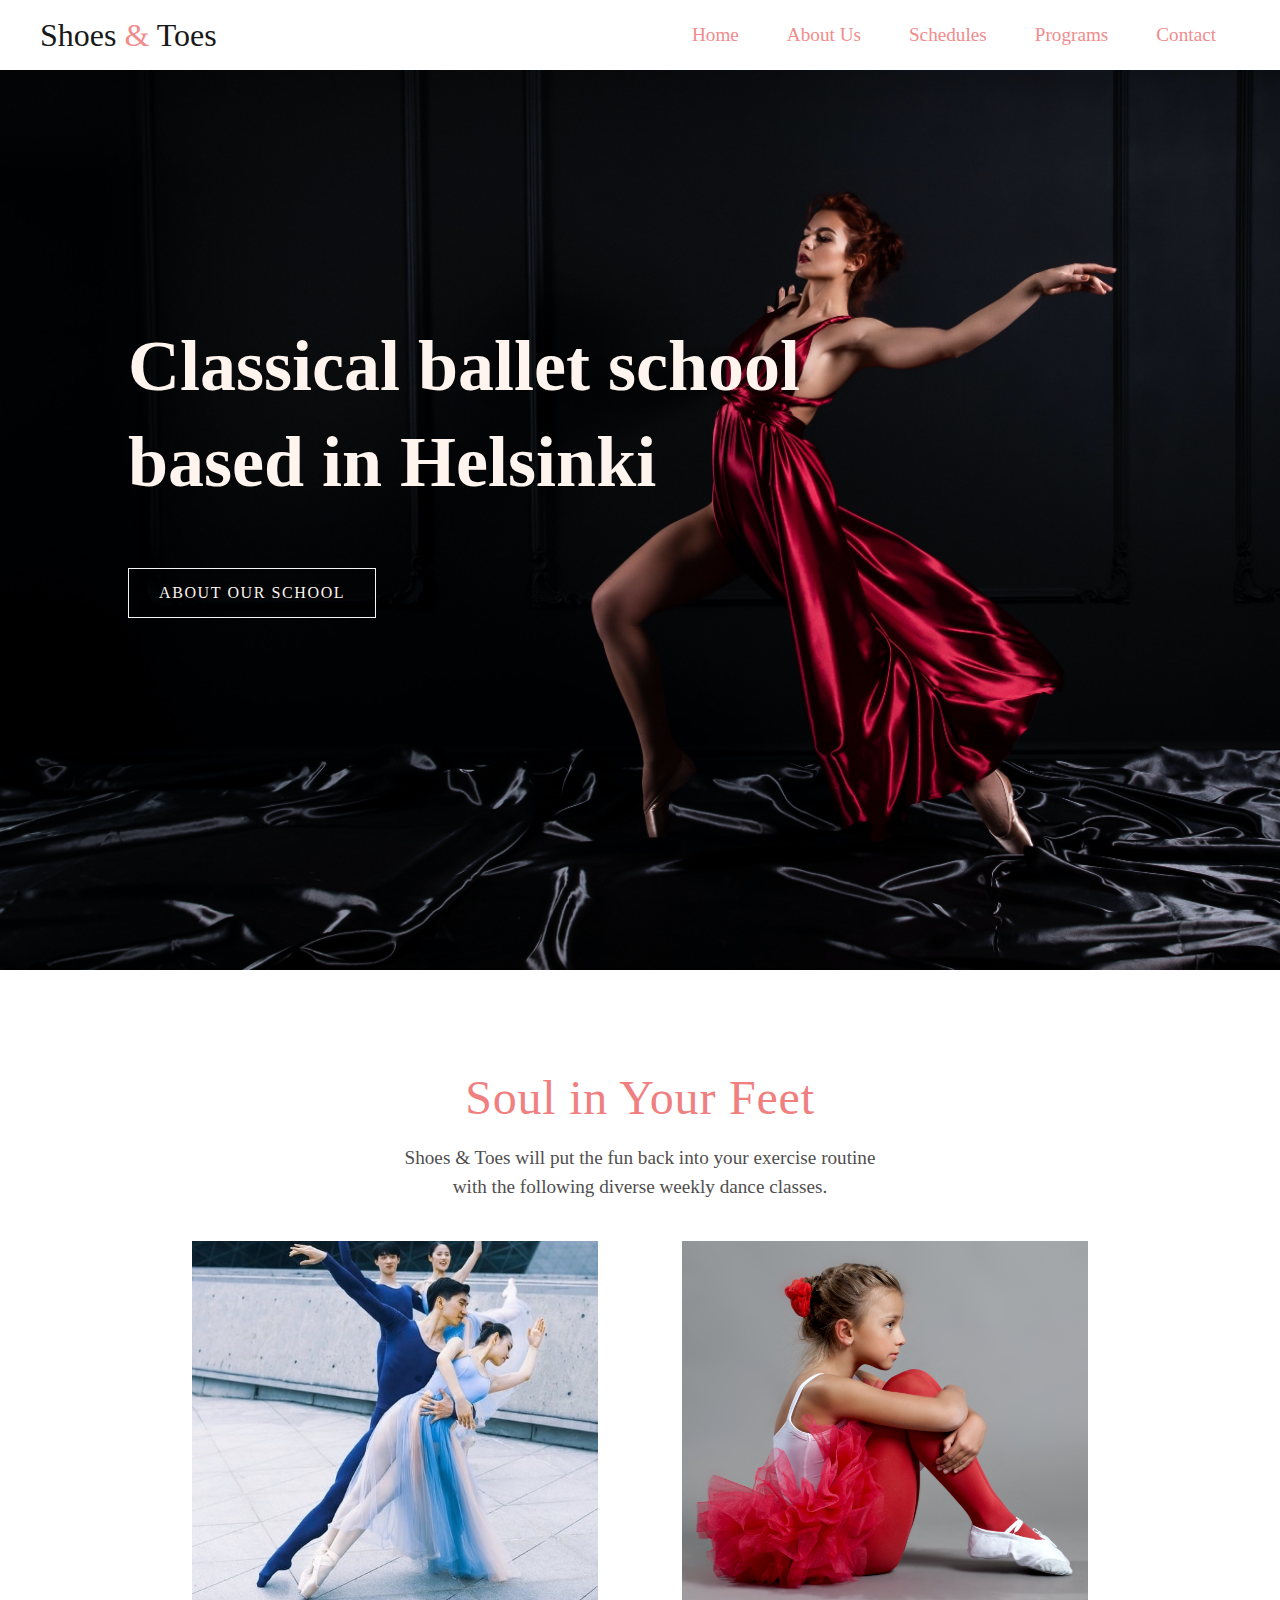
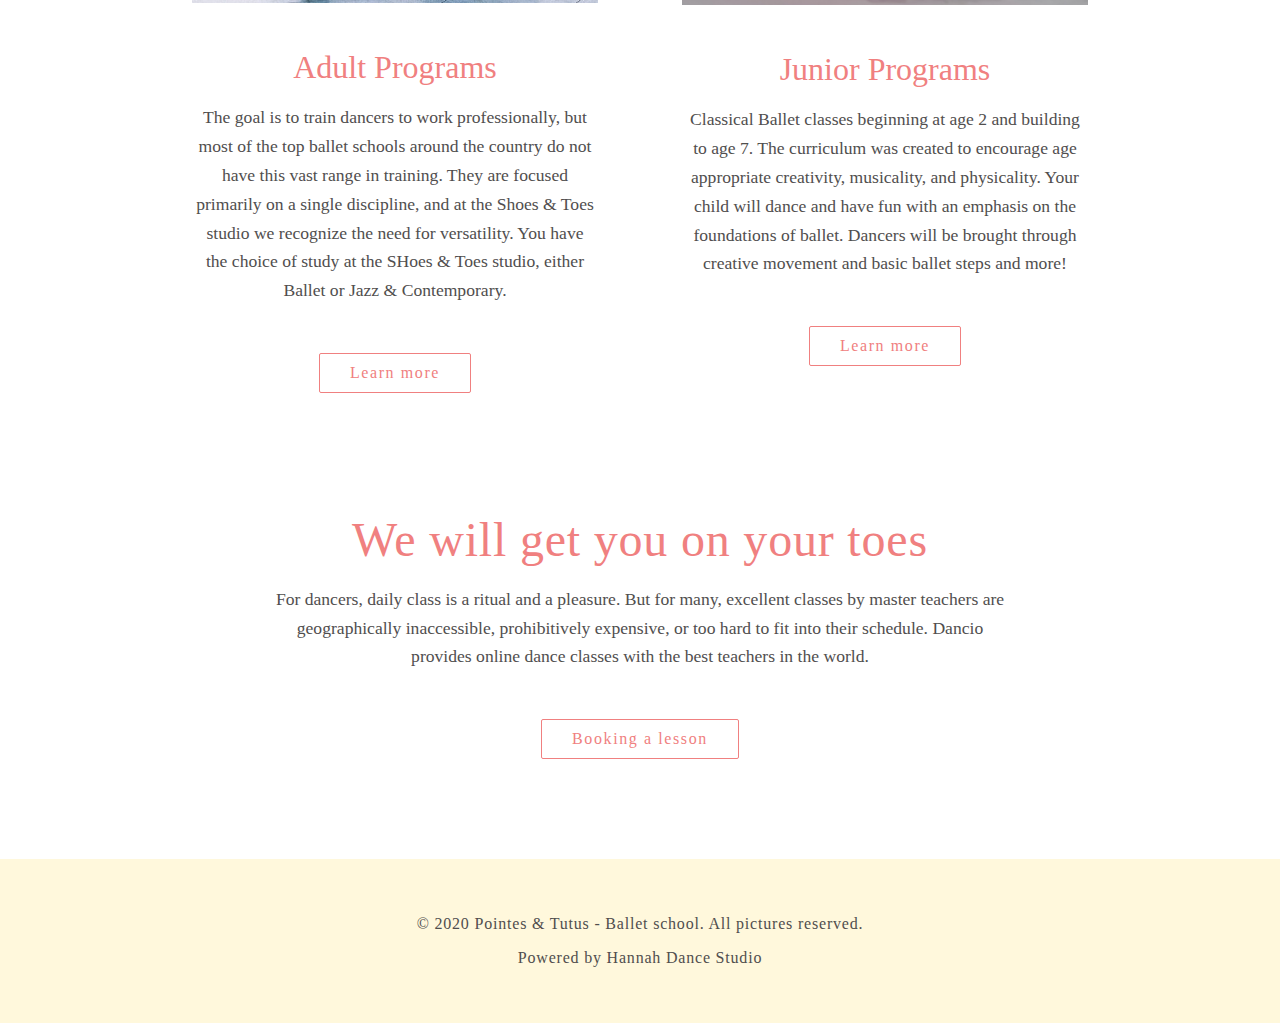
<file: index.html>
<!DOCTYPE html>
<html lang="en">
<head>
    <meta charset="UTF-8">
    <meta http-equiv="X-UA-Compatible" content="IE=edge">
    <meta name="viewport" content="width=device-width, initial-scale=1.0">
    <link href="style.css" type="text/css" rel="stylesheet">
    <script src="script.js" defer></script>
    <title>Dance Studio</title>
</head>
<body>
    <!--Hero section-->
    <div class="container">
        <nav class="navbar">
            <div class="brand-title">Shoes <span>&</span> Toes</div>
            <a href="index.html" class = "toggle-button">
                <span class="bar"></span>
                <span class="bar"></span>
                <span class="bar"></span>
            </a>
            <div class="navbar-link">
                <ul>
                    <li><a href="index.html">Home</a></li>
                    <li><a href="index_3.html">About Us</a></li>
                    <li><a href="index_4.html">Schedules</a></li>
                    <li><a href="index_2.html">Programs</a></li>
                    <li><a href="index_5.html">Contact</a></li>
                </ul>
            </div>
        </nav>
        <header class="header">
            <div class="img-wrapper">
                <img src="https://hapham-haagahelia.github.io/shoestoes/web-image/hero_1.jpg" alt ="class1"/>
            </div>
            <div class="banner">
                <h1>Classical ballet school based in Helsinki</h1>
                <a href="index_3.html" class="cta">About our school</a>
            </div>
        </header>
    </div>
    <!-- End hero section-->
    <!--Features-->
    <section id="featured">
        <div class="feature-top">
            <h2 class="feature-title"> Soul in Your Feet</h2>
            <p>Shoes & Toes  will put the fun back into your exercise routine 
                with the following diverse weekly dance classes. 
            </p>
        </div>
        <ul>
            <li>
                <img src="https://hapham-haagahelia.github.io/shoestoes/web-image/lesson-1.jpg" alt = "lesson-1">
                <h3>Adult Programs</h3>
                <p>The goal is to train dancers to work professionally, but most of the top ballet schools around the country do not have this vast range in training. They are focused primarily on a single discipline, and at the Shoes & Toes studio we recognize the need for versatility. You have the choice of study at the SHoes & Toes studio, either Ballet or Jazz & Contemporary. 
                </p>
                <a href="index_4.html"  class="cta">Learn more</a>
            </li>
            <li>
                <img src="https://hapham-haagahelia.github.io/shoestoes/web-image/lesson-2.jpg" alt="lesson-2">
                <h3>Junior Programs</h3>
                <p>Classical Ballet classes beginning at age 2 and building to age 7. The curriculum was created to encourage age appropriate creativity, musicality, and physicality. Your child will dance and have fun with an emphasis on the foundations of ballet. Dancers will be brought through creative movement and basic ballet steps and more!</p>
                <a href="index_4.html"  class="cta">Learn more</a>
            </li>
        </ul>
    </section>
    <!--End Features-->
    <!--Booking section-->
    <section id ="booking">
        <div class="booking-top">
            <h2 class="booking-title">We will get you on your toes</h2>
            <p>For dancers, daily class is a ritual and a pleasure. But for many, excellent classes by master teachers are geographically inaccessible, prohibitively expensive, or too hard to fit into their schedule. Dancio provides online dance classes with the best teachers in the world.</p>
            <a href="index_5.html" class="cta">Booking a lesson</a>
        </div>
        
    </section>
    <!--End booking section-->
    <!--Footer-->
    <footer>
        <div class="footer">
            <p>© 2020 Pointes & Tutus - Ballet school. All pictures reserved.</p>
            <p>Powered by Hannah Dance Studio</p>
            
        </div>
    </footer>
    <!--End Footer-->
</body>
</html>
</file>
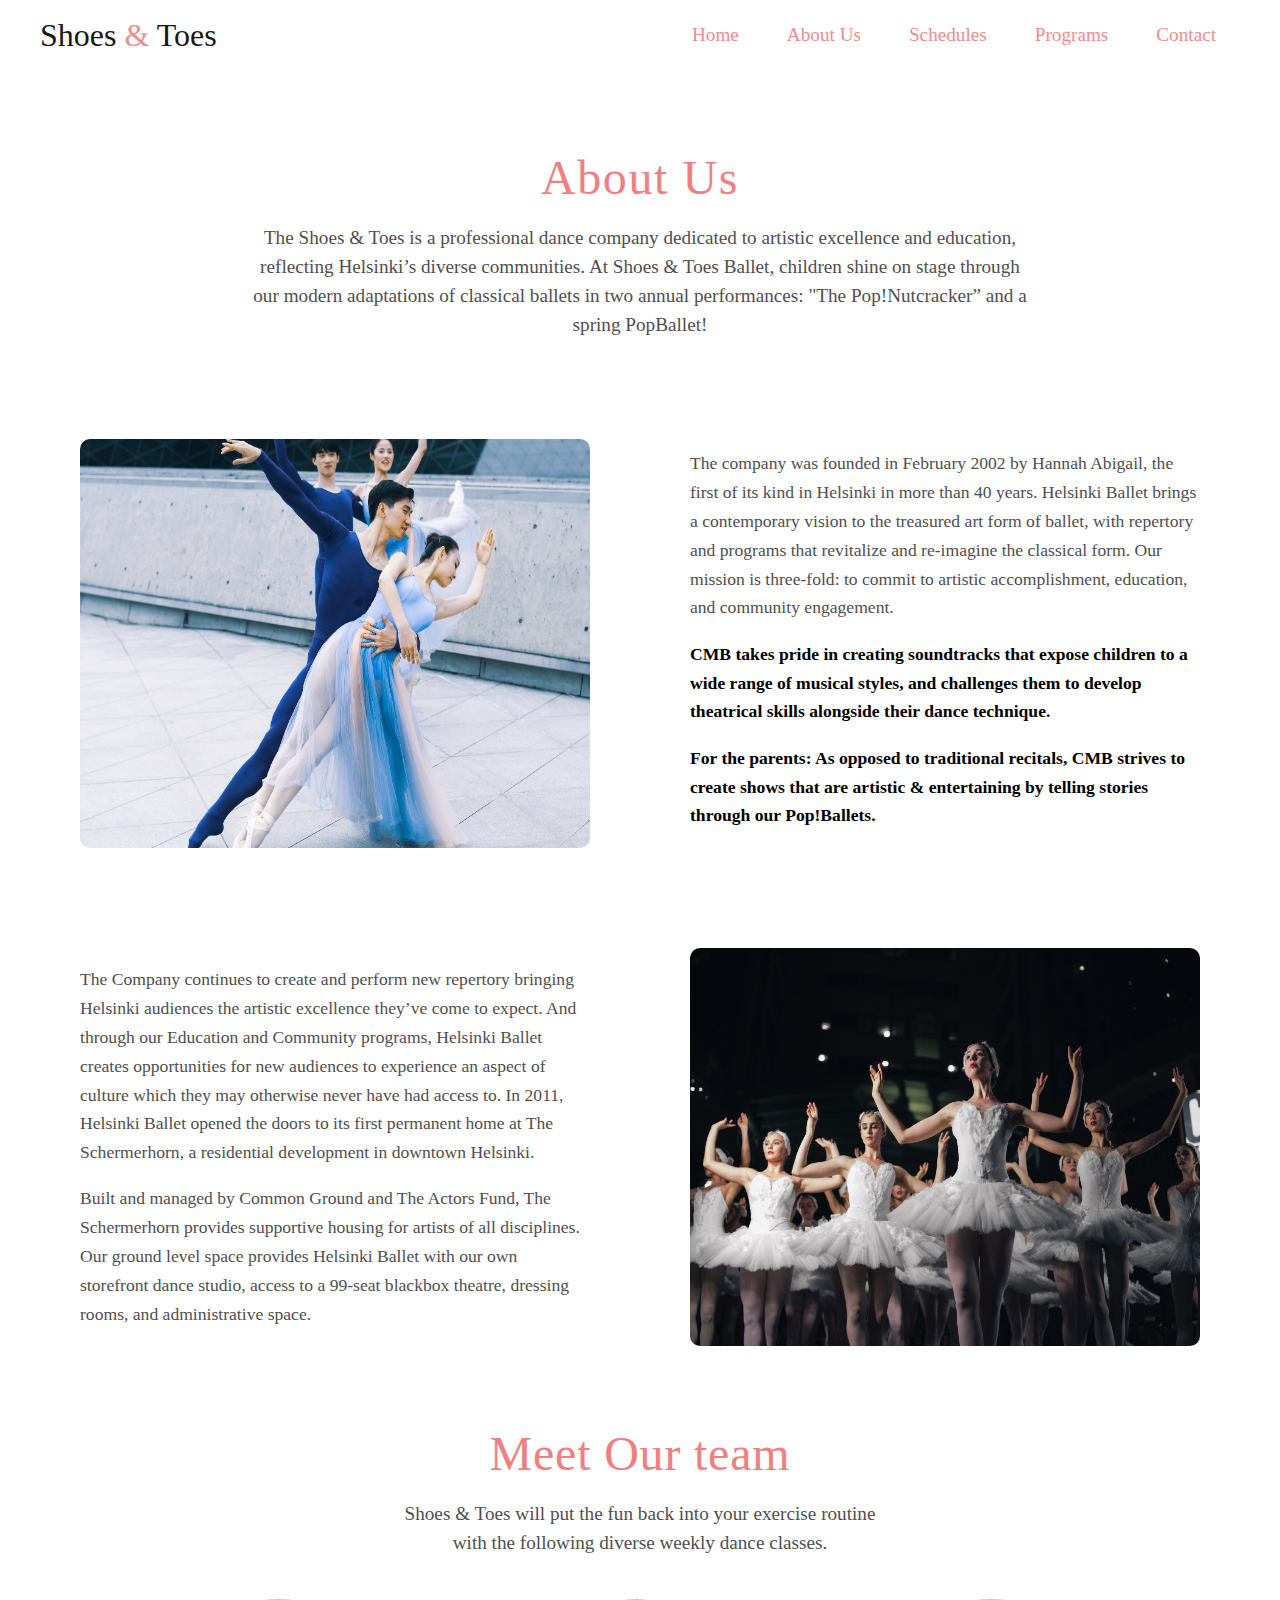
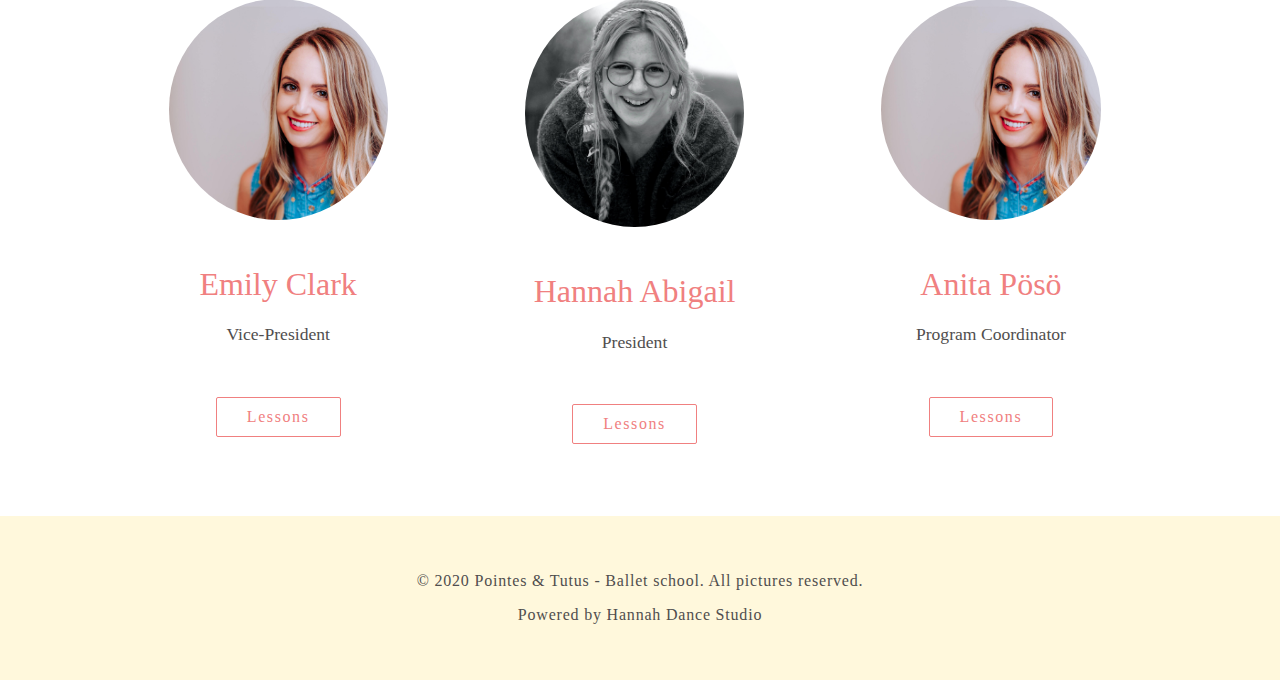
<file: index_3.html>
<!DOCTYPE html>
<html lang="en">
<head>
    <meta charset="UTF-8">
    <meta http-equiv="X-UA-Compatible" content="IE=edge">
    <meta name="viewport" content="width=device-width, initial-scale=1.0">
    <link href="style_3.css" type="text/css" rel="stylesheet">
    <script src="script.js" defer></script>
    <title>Dance Studio</title>
</head>
<body>
    <!--Nav-->
    <div class="container">
        <nav class="navbar">
            <div class="brand-title">Shoes <span>&</span> Toes</div>
            <a href="index.html" class = "toggle-button">
                <span class="bar"></span>
                <span class="bar"></span>
                <span class="bar"></span>
            </a>
            <div class="navbar-link">
                <ul>
                    <li><a href="index.html">Home</a></li>
                    <li><a href="index_3.html">About Us</a></li>
                    <li><a href="index_4.html">Schedules</a></li>
                    <li><a href="index_2.html">Programs</a></li>
                    <li><a href="index_5.html">Contact</a></li>
                </ul>
            </div>
        </nav>
    </div>
    <!--End Nav-->
    <!--About Us-->
    <section id="about">
        <div class="about-top">
            <h1 class="about-title"> About Us</h1>
            <p> The Shoes & Toes is a professional dance company dedicated to artistic excellence and education, reflecting Helsinki’s diverse communities. At Shoes & Toes Ballet, children shine on stage through our modern adaptations of classical ballets in two annual performances: "The Pop!Nutcracker” and a spring PopBallet! 
            </p>
        </div>
        
        <div class="about-content">
            <div class="content-1"> 
                <img src="https://hapham-haagahelia.github.io/shoestoes/web-image/lesson-1.1.jpg" alt="lesson-1"></div>
            <div class="content-2">
                <div class="para intro">
                    The company was founded in February 2002 by Hannah Abigail, the first of its kind in Helsinki in more than 40 years. Helsinki Ballet brings a contemporary vision to the treasured art form of ballet, with repertory and programs that revitalize and re-imagine the classical form. Our mission is three-fold: to commit to artistic accomplishment, education, and community engagement.
                </div>
                <div class="para detail"><p>CMB takes pride in creating soundtracks that expose children to a wide range of musical styles, and challenges them to develop theatrical skills alongside their dance technique.</p></div>
                <div class="para detail"><p>For the parents: As opposed to  traditional recitals, CMB strives to create shows that are artistic & entertaining by telling stories through our Pop!Ballets.</p></div>
            </div>
            <div class="content-2">
                <div class="para">
                    <p>The Company continues to create and perform new repertory bringing Helsinki audiences the artistic excellence they’ve come to expect. And through our Education and Community programs, Helsinki Ballet creates opportunities for new audiences to experience an aspect of culture which they may otherwise never have had access to. In 2011, Helsinki Ballet opened the doors to its first permanent home at The Schermerhorn, a residential development in downtown Helsinki. </p>
                    <p>Built and managed by Common Ground and The Actors Fund, The Schermerhorn provides supportive housing for artists of all disciplines. Our ground level space provides Helsinki Ballet with our own storefront dance studio, access to a 99-seat blackbox theatre, dressing rooms, and administrative space.</p>
                </div>
            </div>
            <div class="content-4"><img src="https://hapham-haagahelia.github.io/shoestoes/web-image/cover_2.jpg" alt="cover-2"></div>

        </div>
    </section>
    <!--End about us-->
    <!-- Meet Our Team-->
    <section id="team">
        <div class="team-top">
            <h1 class="team-title"> Meet Our team</h1>
            <p>Shoes & Toes  will put the fun back into your exercise routine 
                with the following diverse weekly dance classes. 
            </p>
        </div>
        <ul>
            <li>
                <img src="https://hapham-haagahelia.github.io/shoestoes/web-image/team_1.jpg" alt = "team">
                <h3>Emily Clark</h3>
                <p>Vice-President</p>
                <a href="index_4.html"  class="cta">Lessons</a>
            </li>
            <li>
                <img src="https://hapham-haagahelia.github.io/shoestoes/web-image/team_3.jpg" alt="team">
                <h3>Hannah Abigail</h3>
                <p>President</p>
                <a href="index_4.html"  class="cta">Lessons</a>
            </li>
            <li>
                <img src="https://hapham-haagahelia.github.io/shoestoes/web-image/team_1.jpg" alt="team">
                <h3>Anita Pösö</h3>
                <p>Program Coordinator</p>
                <a href="index_4.html"  class="cta">Lessons</a>
            </li>
        </ul>
    </section>
    <!--Meet Our Team-->
    <!--Footer-->
    <footer>
        <div class="footer">
            <p>© 2020 Pointes & Tutus - Ballet school. All pictures reserved.</p>
            <p>Powered by Hannah Dance Studio</p>
        </div>
    </footer>
    <!--End Footer-->
</file>
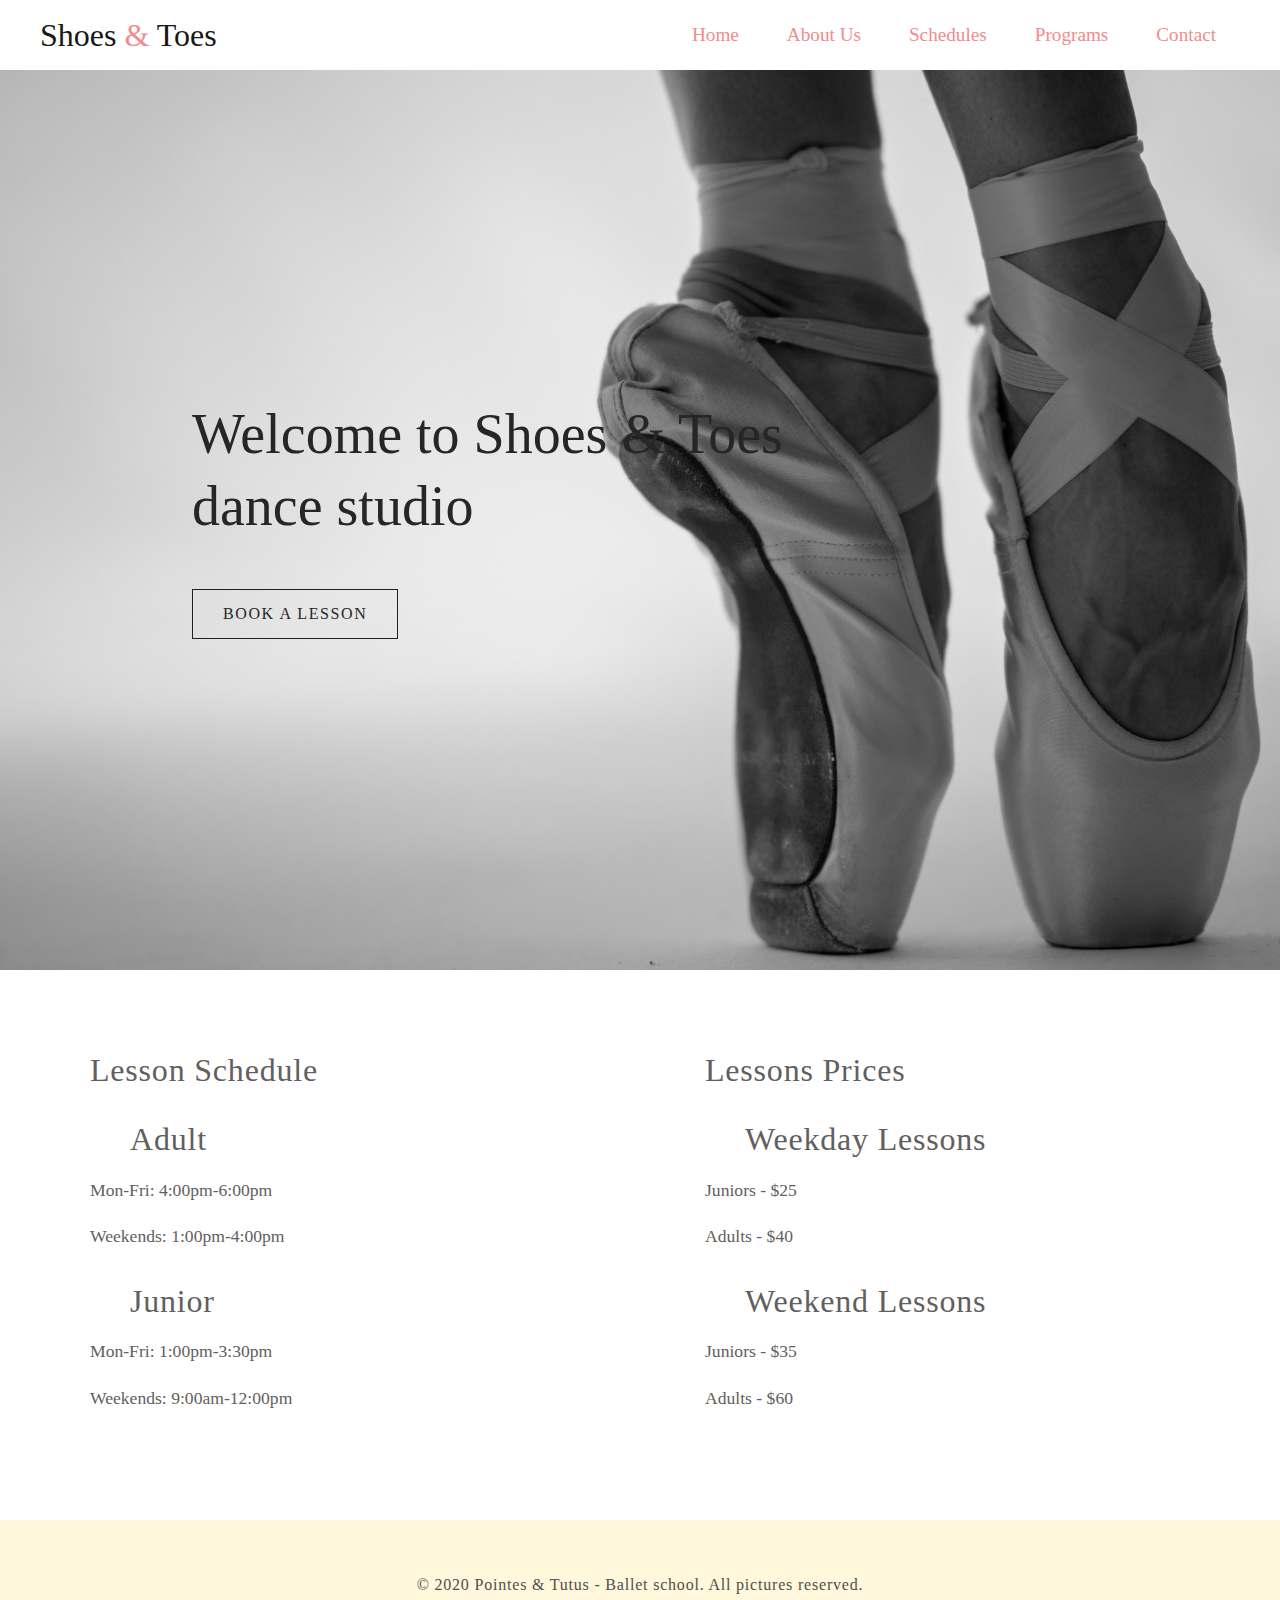
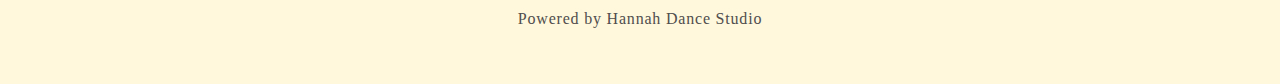
<file: index_4.html>
<!DOCTYPE html>
<html lang="en">
<head>
    <meta charset="UTF-8">
    <meta http-equiv="X-UA-Compatible" content="IE=edge">
    <meta name="viewport" content="width=device-width, initial-scale=1.0">
    <link href="style_4.css" type="text/css" rel="stylesheet">
    <script src="script.js" defer></script>
    <title>Dance Studio</title>
</head>
<body>
        
    <div class="container">
        <!--Nave Section-->
        <nav class="navbar">
            <div class="brand-title">Shoes <span>&</span> Toes</div>
            <a href="index.html" class = "toggle-button">
                <span class="bar"></span>
                <span class="bar"></span>
                <span class="bar"></span>
            </a>
            <div class="navbar-link">
                <ul>
                    <li><a href="index.html">Home</a></li>
                    <li><a href="index_3.html">About Us</a></li>
                    <li><a href="index_4.html">Schedules</a></li>
                    <li><a href="index_2.html">Programs</a></li>
                    <li><a href="index_5.html">Contact</a></li>
                </ul>
            </div>
        </nav>
        <!-- End Nav Section -->
        <header class="header">
            <div class="img-wrapper">
                <img src="https://hapham-haagahelia.github.io/shoestoes/web-image/cover_3.jpg" alt = "cover-3"/>
            </div>
            <div class="banner">
                <h1>Welcome to Shoes & Toes dance studio</h1>
                <a href="index_5.html"  class="cta">Book A Lesson</a>
            </div>
        </header>
    </div>
    <!-- End hero section-->

    <!--Schedule content --> 
    <section id="schedule">
        <div class="schedule-item">
            <h3>Lesson Schedule</h3>
            <ul>
                <li>
                    <h3>Adult</h3>
                    <p>Mon-Fri:     4:00pm-6:00pm</p>
                    <p>Weekends:    1:00pm-4:00pm</p>

                </li>
                <li>
                    <h3>Junior</h3>
                    <p>Mon-Fri:     1:00pm-3:30pm</p>
                    <p>Weekends:    9:00am-12:00pm</p>
                </li>
            </ul>
        </div>
        <div class="price-item">
            <h3>Lessons Prices</h3>
            <ul>
                <li>
                    <h3>Weekday Lessons</h3>
                    <p>Juniors - $25</p>
                    <p>Adults  - $40</p>
                </li>
                <li>
                    <h3>Weekend Lessons</h3>
                    <p>Juniors - $35</p>
                    <p>Adults  - $60</p>
                </li>
            </ul>
        </div>
    </section>
    <!--End Schedule-->
    <!--Footer-->
    <footer>
        <div class="footer">
            <p>© 2020 Pointes & Tutus - Ballet school. All pictures reserved.</p>
            <p>Powered by Hannah Dance Studio</p>
        </div>
    </footer>
    <!--End Footer-->
</file>
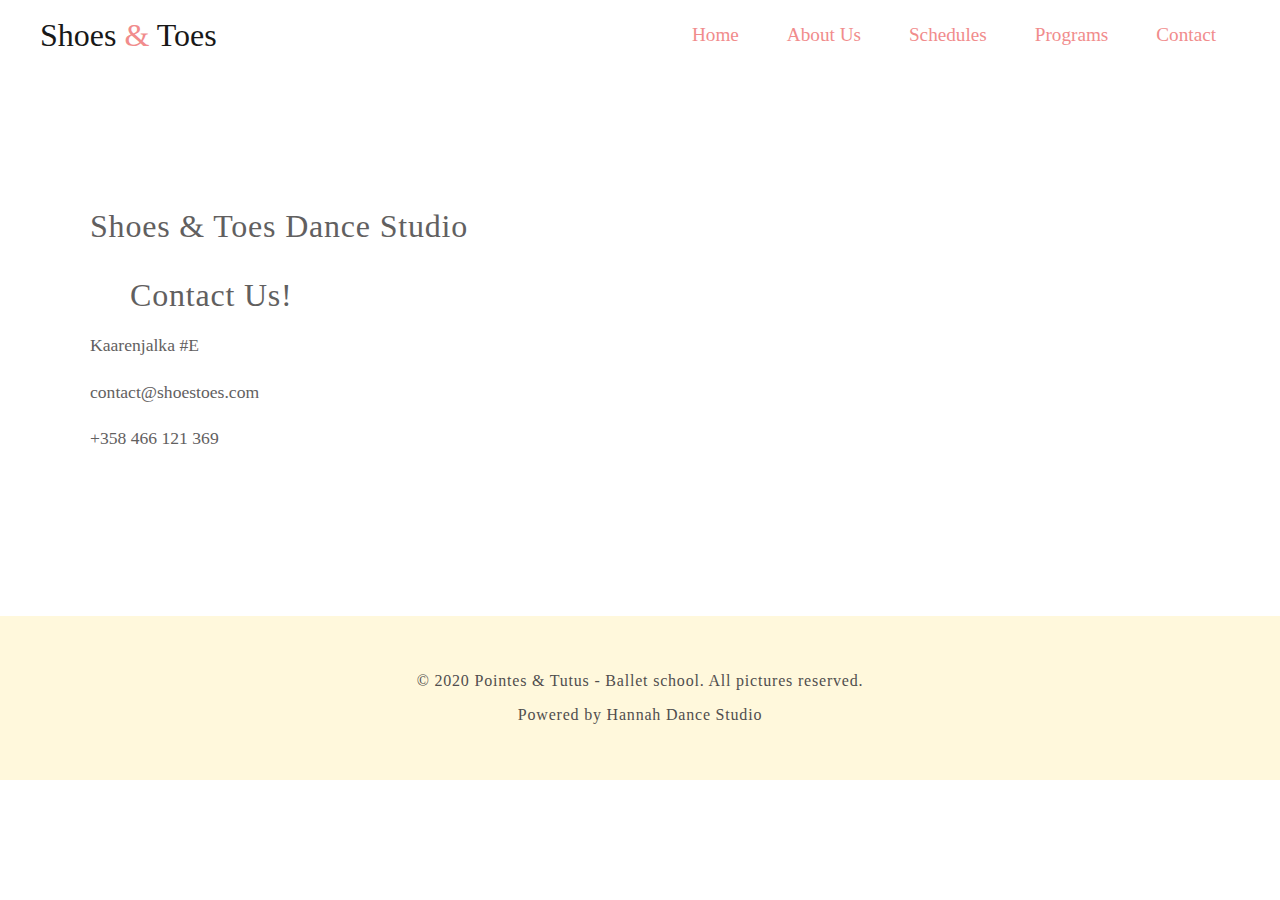
<file: index_5.html>
<!DOCTYPE html>
<html lang="en">
<head>
    <meta charset="UTF-8">
    <meta http-equiv="X-UA-Compatible" content="IE=edge">
    <meta name="viewport" content="width=device-width, initial-scale=1.0">
    <link href="style_5.css" type="text/css" rel="stylesheet">
    <script src="script.js" defer></script>
    <title>Dance Studio</title>
</head>
<body>
    <!--Nav-->
    <div class="container">
        <nav class="navbar">
            <div class="brand-title">Shoes <span>&</span> Toes</div>
            <a href="index.html" class = "toggle-button">
                <span class="bar"></span>
                <span class="bar"></span>
                <span class="bar"></span>
            </a>
            <div class="navbar-link">
                <ul>
                    <li><a href="index.html">Home</a></li>
                    <li><a href="index_3.html">About Us</a></li>
                    <li><a href="index_4.html">Schedules</a></li>
                    <li><a href="index_2.html">Programs</a></li>
                    <li><a href="index_5.html">Contact</a></li>
                </ul>
            </div>
        </nav>
    </div>
    <!--End Nav-->
    <!--Contact-->
    <!--Schedule content --> 
    <section id="contact">
        <div class="contact-item">
            <h3>Shoes & Toes Dance Studio</h3>
            <ul>
                <li>
                    <h3>Contact Us!</h3>
                    <p>Kaarenjalka #E</p>
                    <p>contact@shoestoes.com</p>
                    <p>+358 466 121 369</p>
                </li>

            </ul>
        </div>
        <div class="map-item">
            <p><iframe src="https://www.google.com/maps/embed?pb=!1m18!1m12!1m3!1d1980.530910710741!2d25.073873716162076!3d60.23813618198602!2m3!1f0!2f0!3f0!3m2!1i1024!2i768!4f13.1!3m3!1m2!1s0x469208b9be400143%3A0x411a703114b3bb7d!2sKaarenjalka%203%2C%2000940%20Helsinki!5e0!3m2!1sen!2sfi!4v1618167334359!5m2!1sen!2sfi" width="600" height="450" style="border:0;" allowfullscreen="" loading="lazy"></iframe></p>
        </div>
    </section>
    <!--End Schedule-->
    <!--Footer-->
    <footer>
        <div class="footer">
            <p>© 2020 Pointes & Tutus - Ballet school. All pictures reserved.</p>
            <p>Powered by Hannah Dance Studio</p>
        </div>
    </footer>
    <!--End Footer-->
    <!--End contact-->
</file>
<file: style.css>
* {
    box-sizing:border-box;
    outline: none;
    list-style: none;
    text-decoration: none;
}

body {
    margin: 0;
    padding: 0;
}
/* Nav bar */
.navbar {
    display: flex;
    justify-content: space-between;
    align-items: center;
    background-color: white;
    color: black;
    opacity: 0.9;
    
}
.brand-title {
    font-size: 2rem;
    margin: 1rem 2.5rem;
    font-family: cursive;
    color: black;
}
.navbar span{
    color: lightcoral;
}

.navbar-link {
    margin-right: 2.5rem;
}
.navbar-link ul {
    margin: 0;
    padding: 0;
    display: flex;
    z-index: 1;
}

.navbar-link li{
    list-style: none;
}
.navbar-link li a {
    text-decoration: none;
    color: lightcoral;
    padding: 1.5rem;
    display:block;
    font-size: 1.2rem;
}

.navbar-link li:hover{
    background-color: rgb(247, 235, 235);
    opacity: 0.9;

}

.toggle-button {
    position: absolute;
    top: 2rem;
    right: 1.5rem;
    display: none;
    flex-direction: column;
    justify-content:space-between;
    width: 30px;
    height: 21px;
}

.toggle-button .bar {
    height: 3px;
    width: 90%;
    background-color: lightcoral;
    border-radius: 10px;
}
/* End navbar */
/* Hero section */
.header {
    min-height: 100vh;
    width: 100%;
    display: flex;
    align-items: center;
    justify-content: center;
}

.header .cta {
    display: inline-block;
    padding: 15px 30px;
    color: seashell;
    font-size: 1rem;
    background-color: transparent;
    border: 1px solid whitesmoke;
    text-transform: uppercase;
    letter-spacing: 0.1rem;
    margin-top: 10px;
}
.header .img-wrapper {
    width: 100%;
    height: 100vh;

}
.img-wrapper img {
    width: 100%;
    height: 100%;
    object-fit: cover;
    opacity: 1;
}
.banner {
    position: absolute;
    top: 30%;
    left: 10%;
}
.banner h1 {
    font-size: 4.5rem;
    font-weight: 550;
    color: seashell;
    width: 60%;
    line-height: 6rem;
}
/*End hero section*/
/* Features */
#featured{
    margin: 100px 100px;
}

#featured .feature-top {
    max-width: 500px;
    margin: 0 auto;

}
#featured .cta {
    display: inline-block;
    padding: 10px 30px;
    color: lightcoral;
    font-size: 1rem;
    background-color: transparent;
    border: 1.5px solid lightcoral;
    border-radius: 2px;
    letter-spacing: 0.1rem;
    margin-top: 30px;
}
#featured .feature-title {
    font-size: 3rem;
    font-weight: 300;
    color:lightcoral;
    margin-bottom: 10px;
    letter-spacing: .05rem;
    text-align: center;
}
#featured .feature-top p{
    font-size: 1.2rem;
    font-weight: 300;
    line-height: 1.8rem;
    color: rgb(80, 78, 78);
    text-align: center;
}
#featured ul{
    padding: 0 50px;
    
}

#featured li{
    float: left;
    width: 46%;
    margin: 2%;
    list-style-type: none; 
    text-align: center;
}

#featured li img{
    width: 90%;
    height: 100%;
    margin-bottom: 10px;

}

#featured li a{
    color: #333;
    text-decoration: none;
    text-align: center;
}

#featured li h3{
    font-size: 2rem;
    color: lightcoral;
    margin-bottom: 10px;
    font-weight: normal;
    text-align: center;
}
#featured li p {
    font-size: 1.1rem;
    font-weight: 300;
    line-height: 1.8rem;
    color: rgb(80, 78, 78);
    text-align: center;
    padding: 0px 25px;
}

#featured ul:after{
    content: "";
    display: block;
    clear: both;
}
/* End feature */

/*booking */
#booking{
    margin: 100px 20px;
}

#booking .booking-top {
    max-width: 750px;
    margin: 0 auto;
    text-align: center;

}

#booking .cta {
    display: inline-block;
    padding: 10px 30px;
    color: lightcoral;
    font-size: 1rem;
    background-color: transparent;
    border: 1.5px solid lightcoral;
    border-radius: 2px;
    letter-spacing: 0.1rem;
    margin-top: 30px;
}

#booking .booking-title {
    font-size: 3rem;
    font-weight: 300;
    color:lightcoral;
    margin-bottom: 10px;
    letter-spacing: .05rem;
    text-align: center;
}

#booking p {
    font-size: 1.1rem;
    font-weight: 300;
    line-height: 1.8rem;
    color: rgb(80, 78, 78);
    text-align: center;
}
/* End booking*/
/* footer*/
footer {
	background-color: cornsilk;
    padding: 40px;
    margin-top: 40px;
}

footer p {
    text-align: center;
    color: rgb(80, 78, 78);
    text-align: center;
    font-size: 1rem;
    letter-spacing: .05rem;
}
/* End Footer */
@media only screen and (max-width: 1024px) {
    /*navbar */
    .toggle-button {
        display: flex;
    }
    .navbar-link {
        display: none;
        width: 100%;
    }
    .navbar {
        flex-direction: column;
        align-items: flex-start;
    }
    .navbar-link ul {
        width: 100%;
        flex-direction: column;
    }
    .navbar-link ul li {
        text-align: center;
    }
    .navbar-link li a {
        padding: .5rem 1rem;
    }
    .navbar-link.active {
        display: flex;
    }
    /* End nav bar*/
    #featured ul{
        padding: 0;
        
    }
    /* Media feature */
    #featured{
        margin: 50px 10px;
    }
    #featured .feature-title{
        font-size: 2rem;
    }

    #booking .booking-title {
        font-size: 2rem;
    }

    #booking p{
        font-size: 1rem;
    }
    #featured li{
        width: 92%;
        margin: 2%;
        list-style-type: none; 
        text-align: center;
    }

    #featured li h3{
        font-size: 1.5rem;
    }
    #featured li p {
        font-size: 1rem;
        font-weight: 300;
        line-height: 1.5rem;
        color: rgb(80, 78, 78);
        text-align: center;
    }
    .banner h1 {
        font-size: 2.5rem;
        font-weight: 300;
        color: seashell;
        width: 80%;
        line-height: 3.5rem;
    }
}
</file>
<file: style_3.css>
* {
    box-sizing:border-box;
    outline: none;
    list-style: none;
    text-decoration: none;
}

body {
    margin: 0;
    padding: 0;
}
/* Nav bar */
.navbar {
    display: flex;
    justify-content: space-between;
    align-items: center;
    background-color: white;
    color: black;
    opacity: 0.9;
    
}
.brand-title {
    font-size: 2rem;
    margin: 1rem 2.5rem;
    font-family: cursive;
    color: black;
}
.navbar span{
    color: lightcoral;
}

.navbar-link {
    margin-right: 2.5rem;
}
.navbar-link ul {
    margin: 0;
    padding: 0;
    display: flex;
    z-index: 1;
}

.navbar-link li{
    list-style: none;
}
.navbar-link li a {
    text-decoration: none;
    color: lightcoral;
    padding: 1.5rem;
    display:block;
    font-size: 1.2rem;
}

.navbar-link li:hover{
    background-color: rgb(247, 235, 235);
    opacity: 0.9;
}

.toggle-button {
    position: absolute;
    top: 2rem;
    right: 1.5rem;
    display: none;
    flex-direction: column;
    justify-content:space-between;
    width: 30px;
    height: 21px;
}

.toggle-button .bar {
    height: 3px;
    width: 90%;
    background-color: lightcoral;
    border-radius: 10px;
}
/* End navbar */
/* Abous Us */
#about{
    margin: 80px 80px;
}

#about .about-top {
    max-width: 70%;
    margin: 0px auto;
}

#about .about-title {
    font-size: 3rem;
    font-weight: 300;
    color:lightcoral;
    margin-bottom: 10px;
    letter-spacing: .1rem;
    text-align: center;
}
#about .about-content {
    display: grid;
    grid-template-columns: 1fr 1fr;
    grid-gap: 100px;
    margin-top: 100px;
}

.content-2 .para{
    font-size: 1.1rem;
    font-weight: 300;
    line-height: 1.8rem;
    color: rgb(80, 78, 78);
    margin-top: 10px;
}

.content-2 .detail{
    font-weight: bold;
    color:  black;
    margin-top: 10px;
}


.about-content img{
    width: 100%;
    height: 100%;
    border-radius: 10px;
}

.about-top p{
    font-size: 1.2rem;
    font-weight: 300;
    line-height: 1.8rem;
    color: rgb(80, 78, 78);
    text-align: center;
}


/* End About Us  */

/* Team */
#team{
    margin: 50px 100px;
}

#team .team-top {
    max-width: 500px;
    margin: 0 auto;

}
#team .cta {
    display: inline-block;
    padding: 10px 30px;
    color: lightcoral;
    font-size: 1rem;
    background-color: transparent;
    border: 1.5px solid lightcoral;
    border-radius: 2px;
    letter-spacing: 0.1rem;
    margin-top: 30px;
}
#team .team-title {
    font-size: 3rem;
    font-weight: 300;
    color:lightcoral;
    margin-bottom: 10px;
    letter-spacing: .05rem;
    text-align: center;
}
#team .team-top p{
    font-size: 1.2rem;
    font-weight: 300;
    line-height: 1.8rem;
    color: rgb(80, 78, 78);
    text-align: center;
}
#team ul{
    padding: 0;
    align-items: center;
    
}

#team li{
    float: left;
    width: 29%;
    margin: 2%;
    list-style-type: none; 
    text-align: center;
}

#team li img{
    width: 70%;
    height: 100%;
    margin-bottom: 10px;
    border-radius: 50%;

}

#team li a{
    color: #333;
    text-decoration: none;
    text-align: center;
}

#team li h3{
    font-size: 2rem;
    color: lightcoral;
    margin-bottom: 10px;
    font-weight: normal;
    text-align: center;
}
#team li p {
    font-size: 1.1rem;
    font-weight: 300;
    line-height: 1.8rem;
    color: rgb(80, 78, 78);
    text-align: center;
}

#team ul:after{
    content: "";
    display: block;
    clear: both;
}
/* End Team section */

/* footer*/
footer {
	background-color: cornsilk;
    padding: 40px;
    margin-top: 40px;
}

footer p {
    text-align: center;
    color: rgb(80, 78, 78);
    text-align: center;
    font-size: 1rem;
    letter-spacing: .05rem;
}
/* End Footer */

@media only screen and (max-width: 900px) {
    /*navbar */
    .toggle-button {
        display: flex;
    }
    .navbar-link {
        display: none;
        width: 100%;
    }
    .navbar {
        flex-direction: column;
        align-items: flex-start;
    }
    .navbar-link ul {
        width: 100%;
        flex-direction: column;
    }
    .navbar-link ul li {
        text-align: center;
    }
    .navbar-link li a {
        padding: .5rem 1rem;
    }
    .navbar-link.active {
        display: flex;
    }
    /* End nav bar*/

    /* Media About Us */
    #about{
        margin: 50px 10px;
    }
    #about .about-title {
        font-size: 2rem;
    }

    #about .about-top {
        max-width: 80%;
    }
    #about p{
        font-size: 1rem;
        text-align: center;
    }
    
    .content-2 .para{
        font-size: 1rem;
        text-align: center;
    }
    #about .about-content {
        display: grid;
        grid-template-columns: 1fr;
        grid-gap: 10px;
        margin-top: 100px;
    }

    .banner h1 {
        font-size: 2.5rem;
        font-weight: 300;
        color: seashell;
        width: 80%;
        line-height: 3.5rem;
    }
    /* End About section */
    /* Meet out team Media */
    #team{
        margin: 50px 10px;
    }
    #team .team-title {
        font-size: 2rem;
    }
    #team li{
        width: 92%;
        margin: 2%;
        list-style-type: none; 
        text-align: center;
    }

    #team li h3{
        font-size: 1.5rem;
    }
    #team li p {
        font-size: 1rem;
        font-weight: 300;
        line-height: 1.5rem;
        color: rgb(80, 78, 78);
        text-align: center;
    }
    #team li img{
        width: 50%;
        height: 100%;
        margin-bottom: 10px;
        border-radius: 50%;
    
    }
    
    /* End Media Meet Our Team*/
}
</file>
<file: style_4.css>
* {
    box-sizing:border-box;
    outline: none;
    list-style: none;
    text-decoration: none;
}

body {
    margin: 0;
    padding: 0;
}
/* Nav bar */
.navbar {
    display: flex;
    justify-content: space-between;
    align-items: center;
    background-color: white;
    color: black;
    opacity: 0.9;
    
}
.brand-title {
    font-size: 2rem;
    margin: 1rem 2.5rem;
    font-family: cursive;
    color: black;
}
.navbar span{
    color: lightcoral;
}

.navbar-link {
    margin-right: 2.5rem;
}
.navbar-link ul {
    margin: 0;
    padding: 0;
    display: flex;
    z-index: 1;
}

.navbar-link li{
    list-style: none;
}
.navbar-link li a {
    text-decoration: none;
    color: lightcoral;
    padding: 1.5rem;
    display:block;
    font-size: 1.2rem;
}

.navbar-link li:hover{
    background-color: rgb(247, 235, 235);
    opacity: 0.9;

}

.toggle-button {
    position: absolute;
    top: 2rem;
    right: 1.5rem;
    display: none;
    flex-direction: column;
    justify-content:space-between;
    width: 30px;
    height: 21px;
}

.toggle-button .bar {
    height: 3px;
    width: 90%;
    background-color: lightcoral;
    border-radius: 10px;
}
/* End navbar */
/* Hero section */
.header {
    min-height: 100vh;
    width: 100%;
    display: flex;
    align-items: center;
    justify-content: center;
    background-image: linear-gradient(rgba(0,0,0,0.5), rgba(0,0,0,0.5)), url(./web-image/cover_2.jpg);
}

.header .cta {
    display: inline-block;
    padding: 15px 30px;
    color: rgb(39, 38, 38);
    font-size: 1rem;
    background-color: transparent;
    border: 1px solid rgb(34, 33, 33);
    text-transform: uppercase;
    letter-spacing: 0.1rem;
    margin-top: 10px;
}
.header .img-wrapper {
    width: 100%;
    height: 100vh;

}
.img-wrapper img {
    width: 100%;
    height: 100%;
    object-fit: cover;
    opacity: 1;
}
.banner {
    position: absolute;
    top: 40%;
    left: 15%;
}
.banner h1 {
    font-size: 3.5rem;
    font-weight: 400;
    color: rgb(39, 38, 38);
    width: 70%;
    line-height: 4.5rem;
}
/*End hero section*/

/* Main Section */
section {
    display: flex;
    justify-content: space-evenly;
    align-items: center;
    background-color: white;
    color: black;
    opacity: 0.9;
}

.schedule-item {
    width: 80%;
    margin: 50px 0px 50px 50px;
    text-align: left;
}

.schedule-item h3{
    font-size: 3rem;
    font-weight: 300;
    color:lightcoral;
    letter-spacing: .05rem;
    margin-left: 40px;
}

.schedule-item h3{
    font-size: 2rem;
    color: rgb(80, 78, 78);
    margin-bottom: 10px;
    font-weight: normal;
    text-align: left;

}
.schedule-item p{
    font-size: 1.1rem;
    font-weight: 300;
    line-height: 1.8rem;
    color: rgb(80, 78, 78);
    text-align: left;
}


.price-item {
    width: 80%;
    margin: 10px;
    text-align: left;
}

.price-item h3{
    font-size: 3rem;
    font-weight: 300;
    color:lightcoral;
    letter-spacing: .05rem;
    margin-left: 40px;
}

.price-item h3{
    font-size: 2rem;
    color: rgb(80, 78, 78);
    margin-bottom: 10px;
    font-weight: normal;
    text-align: left;

}
.price-item p{
    font-size: 1.1rem;
    font-weight: 300;
    line-height: 1.8rem;
    color: rgb(80, 78, 78);
    text-align: left;
}
/* End Main Section */

/* footer*/
footer {
	background-color: cornsilk;
    padding: 40px;
    margin-top: 40px;
}

footer p {
    text-align: center;
    color: rgb(80, 78, 78);
    text-align: center;
    font-size: 1rem;
    letter-spacing: .05rem;
}
/* End Footer */

@media only screen and (max-width: 768px) {
    /*navbar */
    .toggle-button {
        display: flex;
    }
    .navbar-link {
        display: none;
        width: 100%;
    }
    .navbar {
        flex-direction: column;
        align-items: flex-start;
    }
    .navbar-link ul {
        width: 100%;
        flex-direction: column;
    }
    .navbar-link ul li {
        text-align: center;
    }
    .navbar-link li a {
        padding: .5rem 1rem;
    }
    .navbar-link.active {
        display: flex;
    }
    /* End nav bar*/
    /* Schedule */
    section {
        flex-wrap: wrap;
    }
    .schedule-item h3{
        font-size: 2.2rem;
        text-align: center;
    }
    .schedule-item h3 {
        font-size: 1.8rem;
        text-align: center;
    }
    .schedule-item p{
        text-align: center;
    }
    .price-item h3{
        font-size: 2.2rem;
        text-align: center;
    }
    .price-item h3 {
        font-size: 1.8rem;
        text-align: center;
    }
    .banner h1 {
        font-size: 2.8rem;
        line-height: 3.5rem;
    }
    .price-item p{
        text-align: center;
    }
    /* Schedule */
    
}
</file>
<file: style_5.css>
* {
    box-sizing:border-box;
    outline: none;
    list-style: none;
    text-decoration: none;
}

body {
    margin: 0;
    padding: 0;
}
/* Nav bar */
.navbar {
    display: flex;
    justify-content: space-between;
    align-items: center;
    background-color: white;
    color: black;
    opacity: 0.9;
    
}
.brand-title {
    font-size: 2rem;
    margin: 1rem 2.5rem;
    font-family: cursive;
    color: black;
}
.navbar span{
    color: lightcoral;
}

.navbar-link {
    margin-right: 2.5rem;
}
.navbar-link ul {
    margin: 0;
    padding: 0;
    display: flex;
    z-index: 1;
}

.navbar-link li{
    list-style: none;
}
.navbar-link li a {
    text-decoration: none;
    color: lightcoral;
    padding: 1.5rem;
    display:block;
    font-size: 1.2rem;
}

.navbar-link li:hover{
    background-color: rgb(247, 235, 235);
    opacity: 0.9;
}

.toggle-button {
    position: absolute;
    top: 2rem;
    right: 1.5rem;
    display: none;
    flex-direction: column;
    justify-content:space-between;
    width: 30px;
    height: 21px;
}

.toggle-button .bar {
    height: 3px;
    width: 90%;
    background-color: lightcoral;
    border-radius: 10px;
}
/* End navbar */

/* Contact form */
/* Main Section */
section {
    display: flex;
    justify-content: space-evenly;
    align-items: center;
    background-color: white;
    color: black;
    opacity: 0.9;
}

.contact-item {
    width: 80%;
    margin: 50px 0px 50px 50px;
    text-align: left;
}

.contact-item h3{
    font-size: 3rem;
    font-weight: 300;
    color:lightcoral;
    letter-spacing: .05rem;
    margin-left: 40px;
}

.contact-item h3{
    font-size: 2rem;
    color: rgb(80, 78, 78);
    margin-bottom: 10px;
    font-weight: normal;
    text-align: left;

}
.contact-item p{
    font-size: 1.1rem;
    font-weight: 300;
    line-height: 1.8rem;
    color: rgb(80, 78, 78);
    text-align: left;
}


.map-item {
    width: 80%;
    margin: 10px;
    text-align: left;
}



/* End Main Section */

/* footer*/
footer {
	background-color: cornsilk;
    padding: 40px;
    margin-top: 40px;
}

footer p {
    text-align: center;
    color: rgb(80, 78, 78);
    text-align: center;
    font-size: 1rem;
    letter-spacing: .05rem;
}
/* End Footer */
@media only screen and (max-width: 768px) {
    /*navbar */
    .toggle-button {
        display: flex;
    }
    .navbar-link {
        display: none;
        width: 100%;
    }
    .navbar {
        flex-direction: column;
        align-items: flex-start;
    }
    .navbar-link ul {
        width: 100%;
        flex-direction: column;
    }
    .navbar-link ul li {
        text-align: center;
    }
    .navbar-link li a {
        padding: .5rem 1rem;
    }
    .navbar-link.active {
        display: flex;
    }
    /* End nav bar*/
    /* Schedule */
    section {
        flex-wrap: wrap;
    }
    .contact-item h3{
        font-size: 2.2rem;
        text-align: center;
    }
    .contact-item h3 {
        font-size: 1.8rem;
        text-align: center;
    }
    .schedule-item p{
        text-align: center;
    }

}

@media only screen and (max-width: 1024px) {
    /*navbar */
    .toggle-button {
        display: flex;
    }
    .navbar-link {
        display: none;
        width: 100%;
    }
    .navbar {
        flex-direction: column;
        align-items: flex-start;
    }
    .navbar-link ul {
        width: 100%;
        flex-direction: column;
    }
    .navbar-link ul li {
        text-align: center;
    }
    .navbar-link li a {
        padding: .5rem 1rem;
    }
    .navbar-link.active {
        display: flex;
    }
    /* End nav bar*/
    /* Schedule */
    section {
        flex-wrap: wrap;
    }
    .contact-item h3{
        font-size: 2.2rem;
        text-align: center;
    }
    .contact-item h3 {
        font-size: 1.8rem;
        text-align: center;
    }
    .schedule-item p{
        text-align: center;
    }

}
</file>
